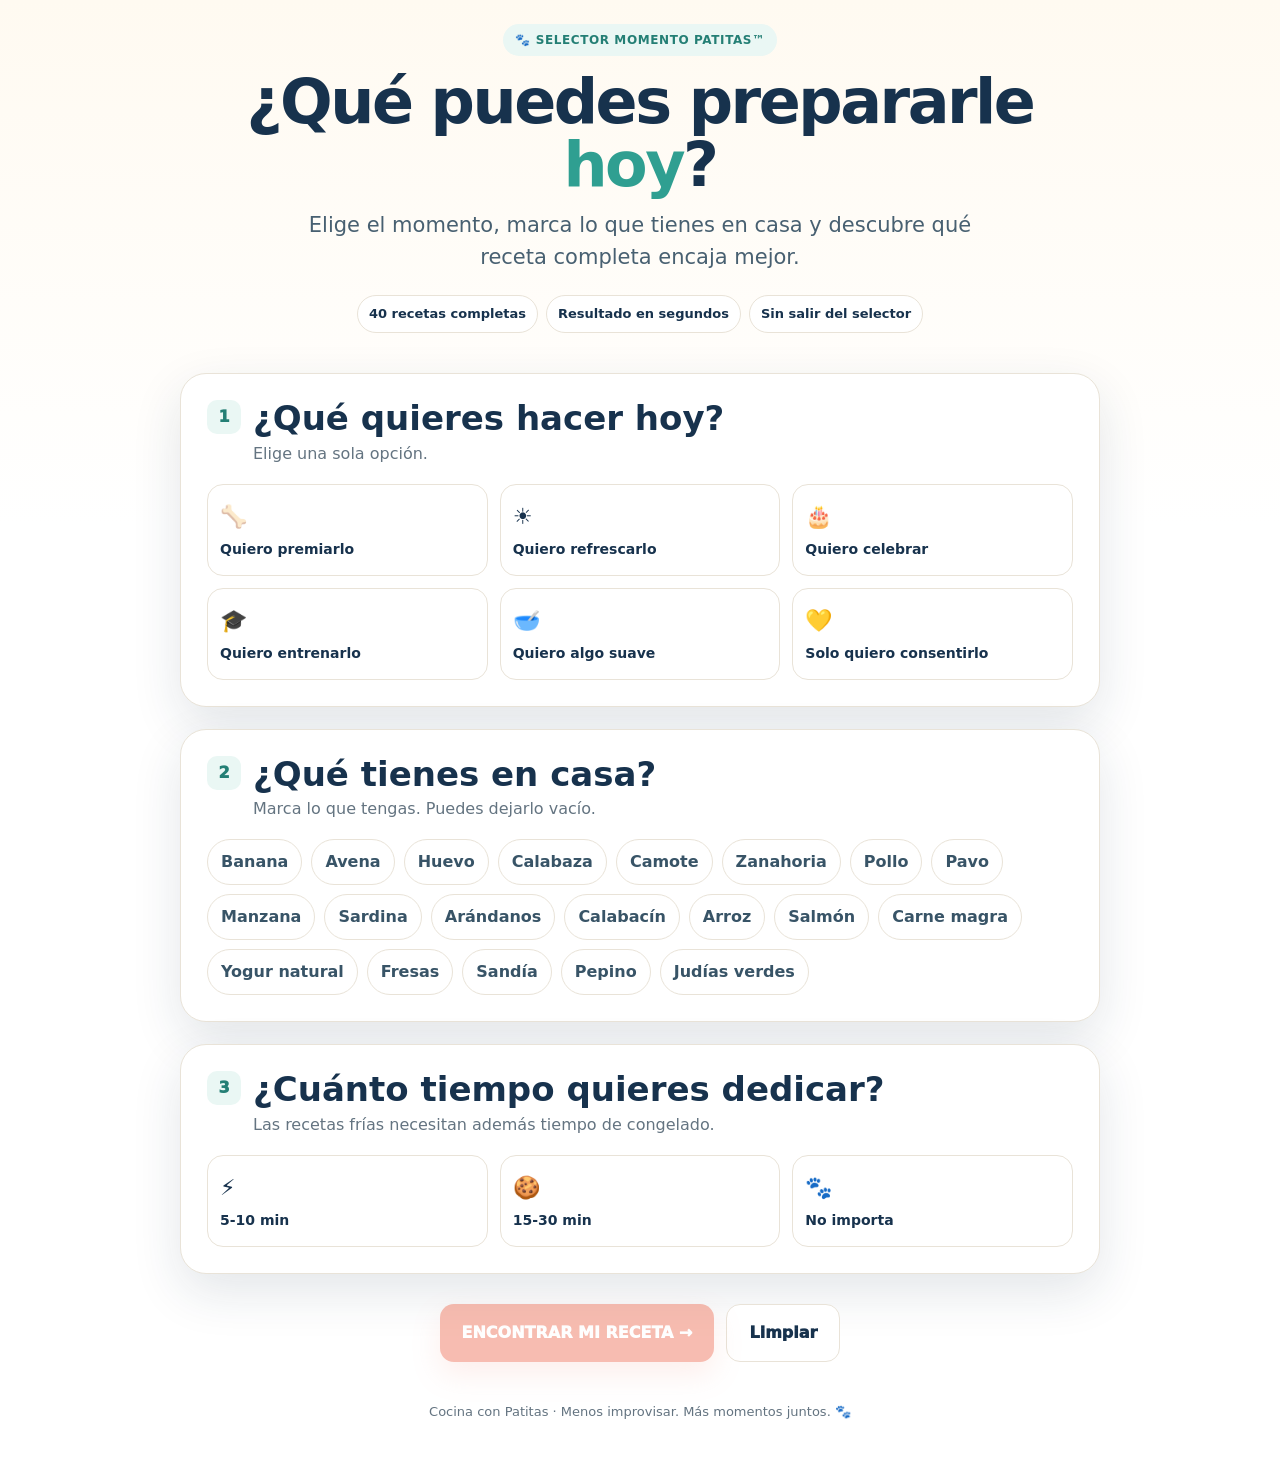
<file: selector/index.html>
<!doctype html><html lang="es"><head><meta charset="utf-8"><meta name="viewport" content="width=device-width,initial-scale=1,viewport-fit=cover"><title>Selector Momento Patitas™ | Cocina con Patitas</title><meta name="description" content="Elige el momento, marca lo que tienes en casa y descubre qué receta completa preparar hoy con tu perro."><link rel="stylesheet" href="styles.css"></head><body><header class="hero wrap"><span class="eyebrow">🐾 SELECTOR MOMENTO PATITAS™</span><h1>¿Qué puedes prepararle <span>hoy</span>?</h1><p>Elige el momento, marca lo que tienes en casa y descubre qué receta completa encaja mejor.</p><div class="promise"><b>40 recetas completas</b><b>Resultado en segundos</b><b>Sin salir del selector</b></div></header><main class="wrap"><section class="panel"><div class="stephead"><i>1</i><div><h2>¿Qué quieres hacer hoy?</h2><p>Elige una sola opción.</p></div></div><div class="options" id="moments"><button data-value="premiar">🦴 <strong>Quiero premiarlo</strong></button><button data-value="refrescar">☀️ <strong>Quiero refrescarlo</strong></button><button data-value="celebrar">🎂 <strong>Quiero celebrar</strong></button><button data-value="entrenar">🎓 <strong>Quiero entrenarlo</strong></button><button data-value="suave">🥣 <strong>Quiero algo suave</strong></button><button data-value="consentir">💛 <strong>Solo quiero consentirlo</strong></button></div></section><section class="panel"><div class="stephead"><i>2</i><div><h2>¿Qué tienes en casa?</h2><p>Marca lo que tengas. Puedes dejarlo vacío.</p></div></div><div class="ingredients" id="ingredients"></div></section><section class="panel"><div class="stephead"><i>3</i><div><h2>¿Cuánto tiempo quieres dedicar?</h2><p>Las recetas frías necesitan además tiempo de congelado.</p></div></div><div class="options" id="times"><button data-value="5-10">⚡ <strong>5-10 min</strong></button><button data-value="15-30">🍪 <strong>15-30 min</strong></button><button data-value="any">🐾 <strong>No importa</strong></button></div></section><div class="actions"><button id="findBtn" class="btn" disabled>ENCONTRAR MI RECETA →</button><button id="clearBtn" class="btn ghost">Limpiar</button></div><section id="results"><div class="result-title"><span class="eyebrow">TU MOMENTO PATITAS</span><h2>Hoy te recomendamos <em id="resultMoment"></em></h2></div><div id="winner"></div><div id="alternatives"></div><div class="safety"><b>Recuerda:</b> estas recetas son premios y complementos ocasionales. Si tu perro tiene alergias, una enfermedad o una dieta veterinaria, consulta con su veterinario antes de introducir ingredientes nuevos.</div><div class="again"><button id="againBtn">↻ Elegir otro momento</button></div></section></main><footer class="footer wrap">Cocina con Patitas · Menos improvisar. Más momentos juntos. 🐾</footer><div id="modal" class="modal" aria-hidden="true"><div id="modalBackdrop" class="modal-backdrop"></div><div class="modal-sheet" role="dialog" aria-modal="true" aria-label="Receta completa"><button id="modalClose" class="modal-close" aria-label="Cerrar receta">×</button><div id="recipeDetail"></div></div></div><script src="data.js"></script><script src="details.js"></script><script src="app.js"></script></body></html>
</file>
<file: selector/styles.css>
:root{--ink:#17324d;--teal:#2f9f91;--teal-dark:#247f75;--coral:#ee6d53;--line:#e9e3d8;--muted:#647481;--shadow:0 18px 50px rgba(23,50,77,.12)}*{box-sizing:border-box}html{scroll-behavior:smooth;overflow-x:hidden}body{margin:0;font-family:Inter,system-ui,-apple-system,Segoe UI,Roboto,Arial,sans-serif;color:var(--ink);background:linear-gradient(180deg,#fffaf1,#fff 36%);line-height:1.5;overflow-x:hidden}button,a{font:inherit}a{text-decoration:none;color:inherit}.wrap{width:min(920px,calc(100% - 28px));margin:auto}.top{padding:18px 0 8px}.back{font-size:14px;font-weight:850;color:var(--teal-dark)}.hero{padding:24px 0 18px;text-align:center}.eyebrow{display:inline-flex;padding:7px 12px;border-radius:999px;background:#eaf7f4;color:var(--teal-dark);font-weight:900;font-size:12px;letter-spacing:.05em}.hero h1{font-size:clamp(34px,7vw,62px);line-height:1.02;letter-spacing:-.04em;margin:14px auto;max-width:800px}.hero h1 span{color:var(--teal)}.hero>p{font-size:clamp(17px,2.5vw,21px);color:#486071;max-width:720px;margin:auto}.promise{margin:22px auto 0;display:flex;gap:8px;flex-wrap:wrap;justify-content:center}.promise b{padding:8px 11px;border:1px solid var(--line);background:#fff;border-radius:999px;font-size:13px}.panel{background:#fff;border:1px solid var(--line);border-radius:26px;box-shadow:var(--shadow);padding:26px;margin:22px auto}.stephead{display:flex;gap:12px;align-items:flex-start;margin-bottom:18px}.stephead i{width:34px;height:34px;border-radius:10px;background:#eaf7f4;color:var(--teal-dark);display:grid;place-items:center;font-style:normal;font-weight:950;flex:none}.stephead h2{font-size:clamp(24px,4vw,34px);line-height:1.08;margin:0 0 5px}.stephead p{margin:0;color:var(--muted)}.options{display:grid;grid-template-columns:repeat(3,minmax(0,1fr));gap:12px}.options button{border:1px solid var(--line);background:#fff;border-radius:16px;padding:15px 12px;text-align:left;cursor:pointer;color:var(--ink);font-size:22px;transition:.18s}.options button strong{display:block;font-size:14px;margin-top:6px}.options button:hover{transform:translateY(-1px);border-color:#b9ddd7}.options button.active{background:#eaf7f4;border:2px solid var(--teal);color:var(--teal-dark);padding:14px 11px}.ingredients{display:flex;gap:9px;flex-wrap:wrap}.chip{border:1px solid var(--line);background:#fff;border-radius:999px;padding:10px 13px;font-weight:800;cursor:pointer;color:#385467}.chip.active{background:var(--teal);border-color:var(--teal);color:#fff}.actions{display:flex;gap:12px;justify-content:center;padding:8px 0 32px}.btn{border:0;border-radius:14px;background:var(--coral);color:#fff;padding:16px 22px;font-weight:950;cursor:pointer;box-shadow:0 12px 28px rgba(238,109,83,.24)}.btn.ghost{background:#fff;color:var(--ink);border:1px solid var(--line);box-shadow:none}.btn:disabled{opacity:.45;cursor:not-allowed}#results{display:none;padding-bottom:50px}#results.show{display:block}.result-title{text-align:center;margin:28px 0 20px}.result-title h2{font-size:clamp(24px,4vw,34px)}.result-title em{color:var(--teal-dark);font-style:normal}.winner{display:grid;grid-template-columns:.85fr 1.15fr;background:#17324d;color:#fff;border-radius:28px;overflow:hidden;box-shadow:var(--shadow)}.winner img{width:100%;height:100%;min-height:330px;object-fit:cover}.winner-body{padding:30px}.tag{display:inline-flex;padding:7px 10px;border-radius:999px;background:rgba(255,255,255,.12);font-size:12px;font-weight:900}.winner h3{font-size:clamp(28px,4vw,40px);line-height:1.05;margin:14px 0 12px}.why{color:#dce8ef}.facts{display:flex;gap:8px;flex-wrap:wrap;margin:15px 0}.fact{background:#fff;color:var(--ink);padding:8px 10px;border-radius:10px;font-size:13px;font-weight:850}.have,.missing{font-size:14px;margin:10px 0}.have b{color:#8de0d3}.missing b{color:#ffd19c}.favorite{border:0;background:transparent;color:#fff;font-size:13px;font-weight:850;padding:0;cursor:pointer;margin-top:14px}.favorite.saved{color:#ffd56b}.alts{display:grid;grid-template-columns:1fr 1fr;gap:14px;margin-top:16px}.altcard{border:1px solid var(--line);background:#fff;border-radius:20px;overflow:hidden;display:flex;flex-direction:column}.altcard img{width:100%;height:165px;object-fit:cover}.altbody{padding:17px;display:flex;flex-direction:column;flex:1}.altbody small{font-weight:900;color:var(--teal-dark)}.altbody h4{font-size:19px;line-height:1.12;margin:7px 0}.mini{color:var(--muted);font-size:13px;margin:0}.safety{background:#fff7ea;border:1px solid #f0ddbc;border-radius:18px;padding:16px 18px;margin:22px 0;color:#6d531f;font-size:13px}.again{text-align:center}.again button{border:0;background:none;color:var(--teal-dark);font-weight:850;cursor:pointer}.footer{padding:8px 0 36px;text-align:center;color:var(--muted);font-size:13px}.open-recipe,.alt-open{border:0;border-radius:13px;background:var(--coral);color:#fff;padding:13px 16px;font-weight:950;cursor:pointer;margin-top:16px}.open-recipe{width:100%;font-size:14px}.alt-open{width:100%;font-size:12px;margin-top:auto}.subactions{display:flex;gap:12px;align-items:center;justify-content:space-between;flex-wrap:wrap;margin-top:13px;color:#dce8ef;font-size:12px}.subactions .favorite{margin:0}.modal{position:fixed;inset:0;z-index:100;display:none}.modal.show{display:block}.modal-backdrop{position:absolute;inset:0;background:rgba(10,26,39,.66);backdrop-filter:blur(4px)}.modal-sheet{position:absolute;right:0;top:0;bottom:0;width:min(760px,100%);background:#fff;overflow-y:auto;padding:58px 28px 36px;box-shadow:-20px 0 60px rgba(0,0,0,.18)}.modal-close{position:fixed;right:18px;top:14px;z-index:102;width:42px;height:42px;border-radius:50%;border:1px solid var(--line);background:#fff;color:var(--ink);font-size:28px;line-height:1;cursor:pointer;box-shadow:0 8px 24px rgba(23,50,77,.12)}body.modal-open{overflow:hidden}.recipe-hero{display:grid;grid-template-columns:220px 1fr;gap:24px;align-items:center}.recipe-hero img{width:220px;height:220px;border-radius:22px;object-fit:cover}.tag.dark{background:#eaf7f4;color:var(--teal-dark)}.recipe-hero h2{font-size:clamp(30px,5vw,46px);line-height:1.03;margin:10px 0}.best{color:#486071;margin:0}.availability{margin:24px 0;background:#f4fbf9;border:1px solid #dceee9;border-radius:16px;padding:14px 16px}.availability p{margin:5px 0}.recipe-grid{display:grid;grid-template-columns:.9fr 1.1fr;gap:28px;margin:22px 0}.recipe-grid h3{font-size:21px}.recipe-list,.recipe-steps{padding-left:20px;margin:10px 0}.recipe-list li,.recipe-steps li{margin:9px 0}.recipe-steps li::marker{font-weight:900;color:var(--teal-dark)}.recipe-notes{display:grid;grid-template-columns:repeat(3,minmax(0,1fr));gap:12px}.recipe-notes>div{border:1px solid var(--line);border-radius:16px;padding:15px}.recipe-notes span{font-size:11px;font-weight:950;letter-spacing:.05em;color:var(--teal-dark)}.recipe-notes p{font-size:14px;margin:7px 0 0;color:#475e6d}.recipe-safety{margin:18px 0;background:#fff7ea;border:1px solid #f0ddbc;border-radius:16px;padding:15px;color:#6d531f;font-size:13px}.recipe-actions{display:flex;align-items:center;gap:10px;flex-wrap:wrap;padding-top:4px}.recipe-actions .favorite{background:#17324d;color:#fff;border-radius:12px;padding:12px 14px;margin:0}.recipe-actions .favorite.saved{background:#fff2bd;color:#6d531f}.done-btn{border:1px solid var(--line);background:#fff;color:var(--ink);border-radius:12px;padding:12px 14px;font-weight:850;cursor:pointer}.done-btn.done{background:#eaf7f4;color:var(--teal-dark);border-color:#b9ddd7}.ebook-ref{font-size:12px;color:var(--muted);margin-left:auto}@media(max-width:700px){.options{grid-template-columns:1fr 1fr}.winner{grid-template-columns:1fr}.winner img{height:240px;min-height:0}.winner-body{padding:22px}.alts{grid-template-columns:1fr}.panel{padding:20px 16px;border-radius:22px}.hero h1{font-size:38px}.modal-sheet{padding:56px 17px 30px}.recipe-hero{grid-template-columns:1fr}.recipe-hero img{width:100%;height:220px}.recipe-grid{grid-template-columns:1fr}.recipe-notes{grid-template-columns:1fr}.ebook-ref{width:100%;margin-left:0}.modal-close{right:12px}.subactions{align-items:flex-start;flex-direction:column}}@media(max-width:420px){.options{grid-template-columns:1fr}.options button{display:flex;align-items:center;gap:10px}.options button strong{margin:0}.actions{flex-direction:column}.btn{width:100%}}
</file>
